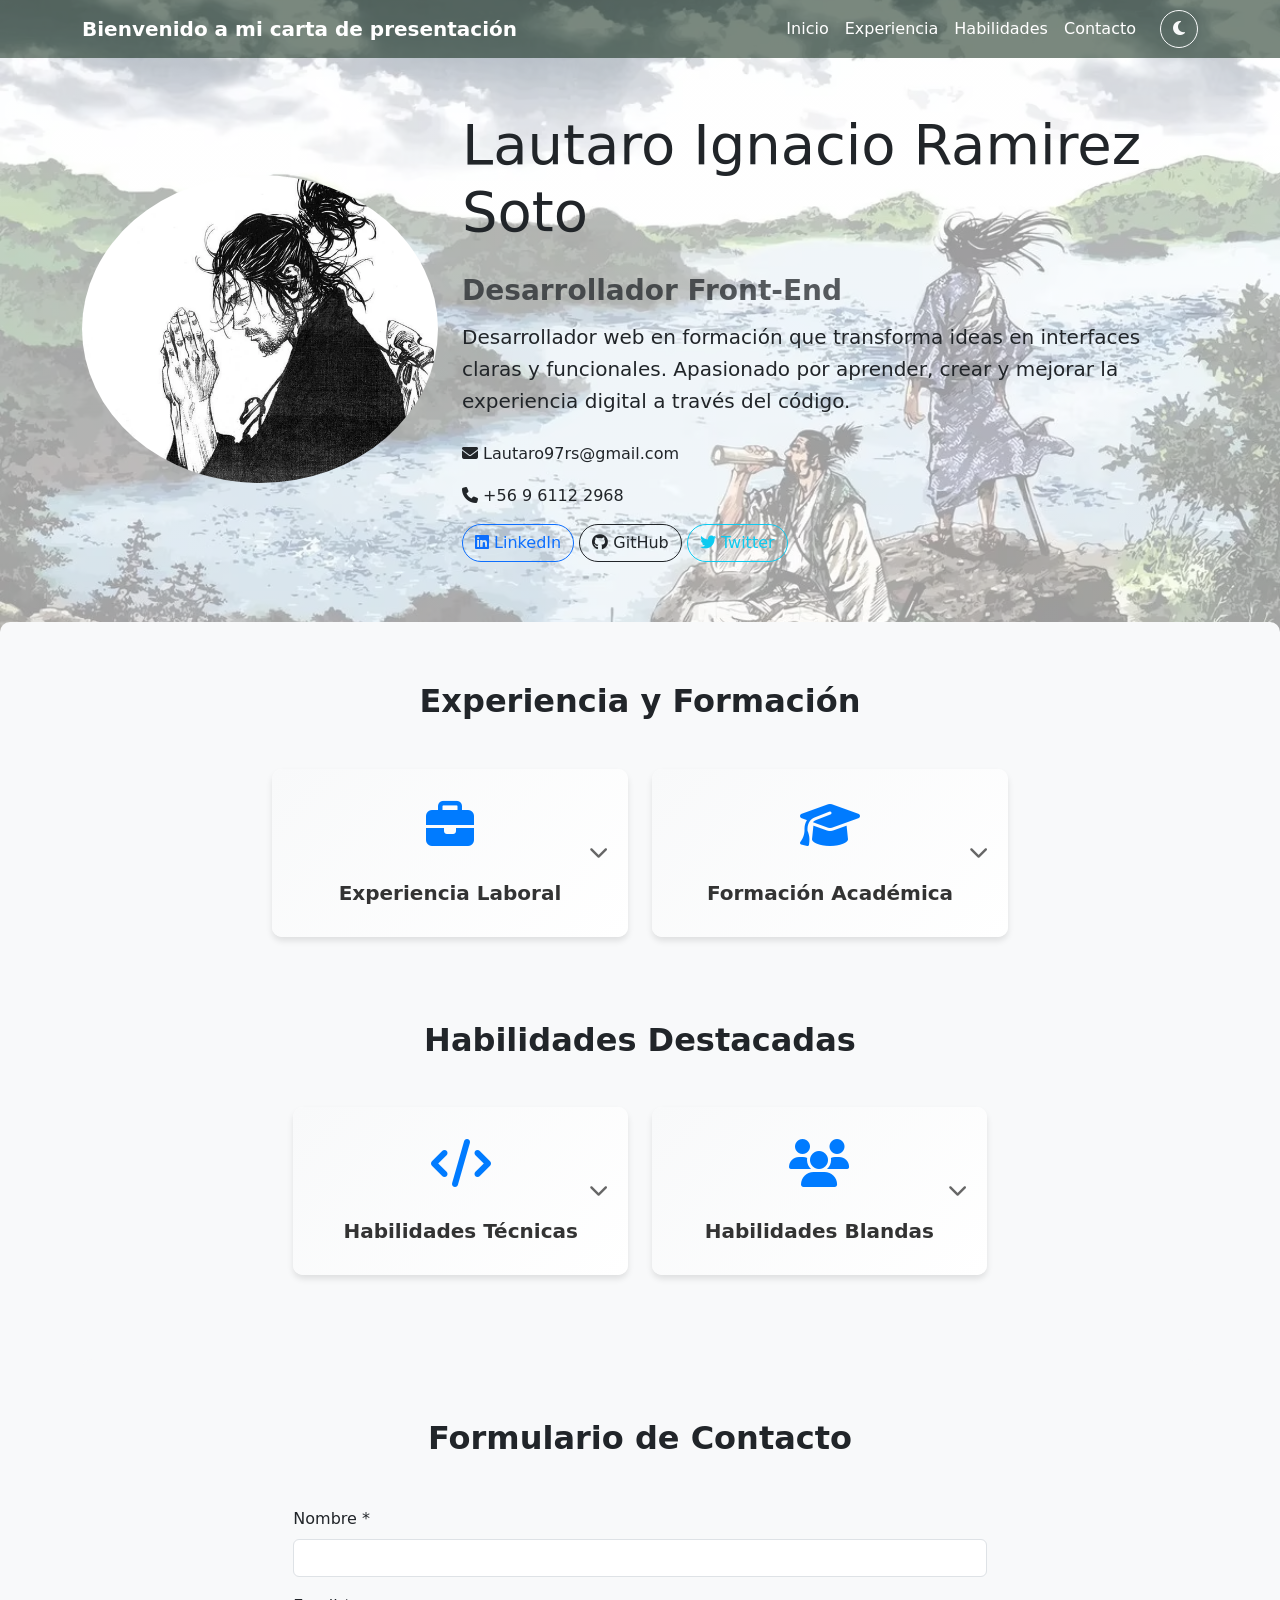
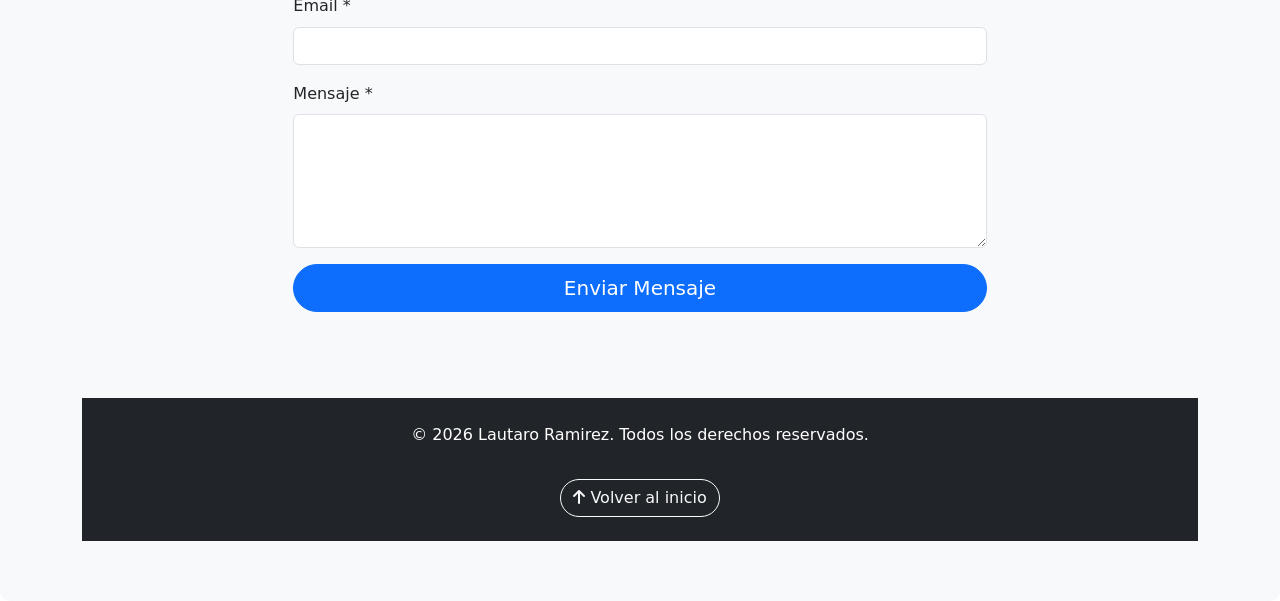
<file: M2C18/index.html>
<!DOCTYPE html>
<html lang="es">

<head>
  <meta charset="UTF-8">
  <meta name="viewport" content="width=device-width, initial-scale=1.0">
  <title>Carta de Presentación</title>

  <!-- Bootstrap CSS -->
  <link href="https://cdn.jsdelivr.net/npm/bootstrap@5.3.0/dist/css/bootstrap.min.css" rel="stylesheet">

  <!-- Font Awesome para iconos -->
  <link rel="stylesheet" href="https://cdnjs.cloudflare.com/ajax/libs/font-awesome/6.4.0/css/all.min.css">

  <!-- Tu CSS personalizado -->
  <link rel="stylesheet" href="style.css">

</head>

<body>
  <!-- Navbar -->
  <nav class="navbar navbar-expand-lg navbar-dark bg-dark fixed-top">
    <div class="container">
      <a class="navbar-brand" href="#inicio">Bienvenido a mi carta de presentación</a>
      <button class="navbar-toggler" type="button" data-bs-toggle="collapse" data-bs-target="#navbarNav">
        <span class="navbar-toggler-icon"></span>
      </button>
      <div class="collapse navbar-collapse" id="navbarNav">
        <ul class="navbar-nav ms-auto">
          <li class="nav-item"><a class="nav-link" href="#inicio">Inicio</a></li>
          <li class="nav-item"><a class="nav-link" href="#experiencia">Experiencia</a></li>
          <li class="nav-item"><a class="nav-link" href="#habilidades">Habilidades</a></li>
          <li class="nav-item"><a class="nav-link" href="#contacto">Contacto</a></li>
        </ul>
        <!-- Botón para cambiar tema -->
        <button id="btnTema" class="btn btn-outline-light ms-3">
          <i class="fas fa-moon"></i>
        </button>
      </div>
    </div>
  </nav>
  <br>
  <br>
  <!-- Sección Inicio/Header -->
  <section id="inicio" class="section-padding">
    <div class="container">
      <div class="row align-items-center">
        <div class="col-md-4 text-center">
          <!-- Aquí irá tu foto -->
          <img src="foto.jpg" alt="Foto de perfil" class="img-fluid rounded-circle mb-3 foto-perfil">
        </div>
        <div class="col-md-8">
          <h1 class="display-4">Lautaro Ignacio Ramirez Soto</h1>
          <h3 class="text-muted">Desarrollador Front-End</h3>
          <p class="lead">Desarrollador web en formación que transforma ideas en interfaces claras y funcionales.
            Apasionado por aprender, crear y mejorar la experiencia digital a través del código.</p>

          <!-- Información de contacto -->
          <div class="contacto-info mt-4">
            <p><i class="fas fa-envelope"></i> Lautaro97rs@gmail.com</p>
            <p><i class="fas fa-phone"></i> +56 9 6112 2968</p>
            <div class="redes-sociales">
              <a href="https://www.linkedin.com/in/lautaro-ignacio-ramirez-soto-b12b3b278/"
                class="btn btn-outline-primary"><i class="fab fa-linkedin"></i> LinkedIn</a>
              <a href="https://github.com/lautaro97rs-max" class="btn btn-outline-dark"><i class="fab fa-github"></i>
                GitHub</a>
              <a href="#" class="btn btn-outline-info"><i class="fab fa-twitter"></i> Twitter</a>
            </div>
          </div>
        </div>
      </div>
    </div>
  </section>

  <!-- Sección Experiencia y Formación -->
  <!-- EXPERIENCIA Y FORMACIÓN -->
  <section id="experiencia" class="section-padding bg-light">
    <div class="container">

      <h2 class="text-center mb-5">Experiencia y Formación</h2>

      <div class="row justify-content-center">
        <!-- Experiencia Laboral -->
        <div class="col-md-4 text-center mb-4">
          <div class="card-desplegable">
            <div class="card-header" onclick="toggleCard(this)">
              <i class="fas fa-briefcase fa-3x mb-3"></i>
              <h5>Experiencia Laboral</h5>
              <i class="fas fa-chevron-down arrow-icon"></i>
            </div>

            <div class="card-content">
              <ul class="habilidad-list text-start">
                <li>
                  <strong>Guardia de Seguridad</strong><br>
                  <span class="text-muted">Prosegur | 2025 - Actualidad</span>
                  <p class="mt-2">
                    Control de acceso vehicular y personal, resguardo de instalaciones y revisión de unidades.
                  </p>
                </li>

                <li class="mt-3">
                  <strong>Operario Logístico</strong><br>
                  <span class="text-muted">GXO Logistics | 2020 - 2024</span>
                  <p class="mt-2">
                    Liderazgo de procesos de despacho, generación de guías y optimización logística.
                  </p>
                </li>
              </ul>
            </div>
          </div>
        </div>

        <!-- Formación Académica -->
        <div class="col-md-4 text-center mb-4">
          <div class="card-desplegable">
            <div class="card-header" onclick="toggleCard(this)">
              <i class="fas fa-graduation-cap fa-3x mb-3"></i>
              <h5>Formación Académica</h5>
              <i class="fas fa-chevron-down arrow-icon"></i>
            </div>

            <div class="card-content">
              <ul class="habilidad-list text-start">
                <li>
                  <strong>Educación Media Completa</strong><br>
                  <span class="text-muted">Liceo A-22 La Portada</span>
                  <p class="mt-2">
                    Formación científica humanista.
                  </p>
                </li>

                <li class="mt-3">
                  <strong>Front-End Trainee</strong><br>
                  <span class="text-muted">SENCE - Kibernum IT Academy | 2025</span>
                  <p class="mt-2">
                    Desarrollo de interfaces web con HTML, CSS, JavaScript y enfoque UX/UI.
                  </p>
                </li>
              </ul>
            </div>
          </div>
        </div>
      </div>
      <!-- Sección Habilidades -->
      <section id="habilidades" class="section-padding">
        <div class="container">

          <h2 class="text-center mb-5">Habilidades Destacadas</h2>

          <div class="row justify-content-center">

            <!-- Habilidades Técnicas -->
            <div class="col-md-4 text-center mb-4">
              <div class="card-desplegable">
                <div class="card-header" onclick="toggleCard(this)">
                  <i class="fas fa-code fa-3x mb-3"></i>
                  <h5>Habilidades Técnicas</h5>
                  <i class="fas fa-chevron-down arrow-icon"></i>
                </div>

                <div class="card-content">
                  <ul class="habilidad-list">
                    <li>HTML5</li>
                    <li>CSS3</li>
                    <li>JavaScript</li>
                    <li>Bootstrap</li>
                    <li>UX / Accesibilidad</li>
                  </ul>
                </div>
              </div>
            </div>

            <!-- Habilidades Blandas -->
            <div class="col-md-4 text-center mb-4">
              <div class="card-desplegable">
                <div class="card-header" onclick="toggleCard(this)">
                  <i class="fas fa-users fa-3x mb-3"></i>
                  <h5>Habilidades Blandas</h5>
                  <i class="fas fa-chevron-down arrow-icon"></i>
                </div>

                <div class="card-content">
                  <ul class="habilidad-list">
                    <li>Liderazgo</li>
                    <li>Trabajo en equipo</li>
                    <li>Resolución de problemas</li>
                    <li>Adaptabilidad</li>
                    <li>Aprendizaje rápido</li>
                  </ul>
                </div>
              </div>
            </div>

          </div>
        </div>
      </section>

      <!-- Sección Contacto -->
      <section id="contacto" class="section-padding bg-light">
        <div class="container">
          <h2 class="text-center mb-5">Formulario de Contacto</h2>
          <div class="row justify-content-center">
            <div class="col-md-8">
              <form id="formularioContacto">
                <div class="mb-3">
                  <label for="nombre" class="form-label">Nombre *</label>
                  <input type="text" class="form-control" id="nombre" required>
                  <div class="invalid-feedback">Por favor ingresa tu nombre.</div>
                </div>
                <div class="mb-3">
                  <label for="email" class="form-label">Email *</label>
                  <input type="email" class="form-control" id="email" required>
                  <div class="invalid-feedback">Por favor ingresa un email válido.</div>
                </div>
                <div class="mb-3">
                  <label for="mensaje" class="form-label">Mensaje *</label>
                  <textarea class="form-control" id="mensaje" rows="5" required></textarea>
                  <div class="invalid-feedback">Por favor ingresa un mensaje.</div>
                </div>
                <button type="submit" class="btn btn-primary btn-lg w-100">Enviar Mensaje</button>
              </form>
              <div id="mensajeExito" class="alert alert-success mt-3 d-none">
                ¡Mensaje enviado con éxito!
              </div>
            </div>
          </div>
        </div>
      </section>
      <br>
      <!-- Footer -->
      <footer class="bg-dark text-white text-center py-4">
        <p>&copy; 2026 Lautaro Ramirez. Todos los derechos reservados.</p>

        <!-- Botón para volver al inicio -->
        <a href="#inicio" class="btn btn-outline-light mt-3" aria-label="Volver al inicio">
          <i class="fas fa-arrow-up"></i> Volver al inicio
        </a>
      </footer>


      <!-- Bootstrap JS y jQuery -->
      <script src="https://code.jquery.com/jquery-3.6.0.min.js"></script>
      <script src="https://cdn.jsdelivr.net/npm/bootstrap@5.3.0/dist/js/bootstrap.bundle.min.js"></script>

      <!-- Tu JavaScript -->
      <script src="script.js"></script>
</body>

</html>
</file>
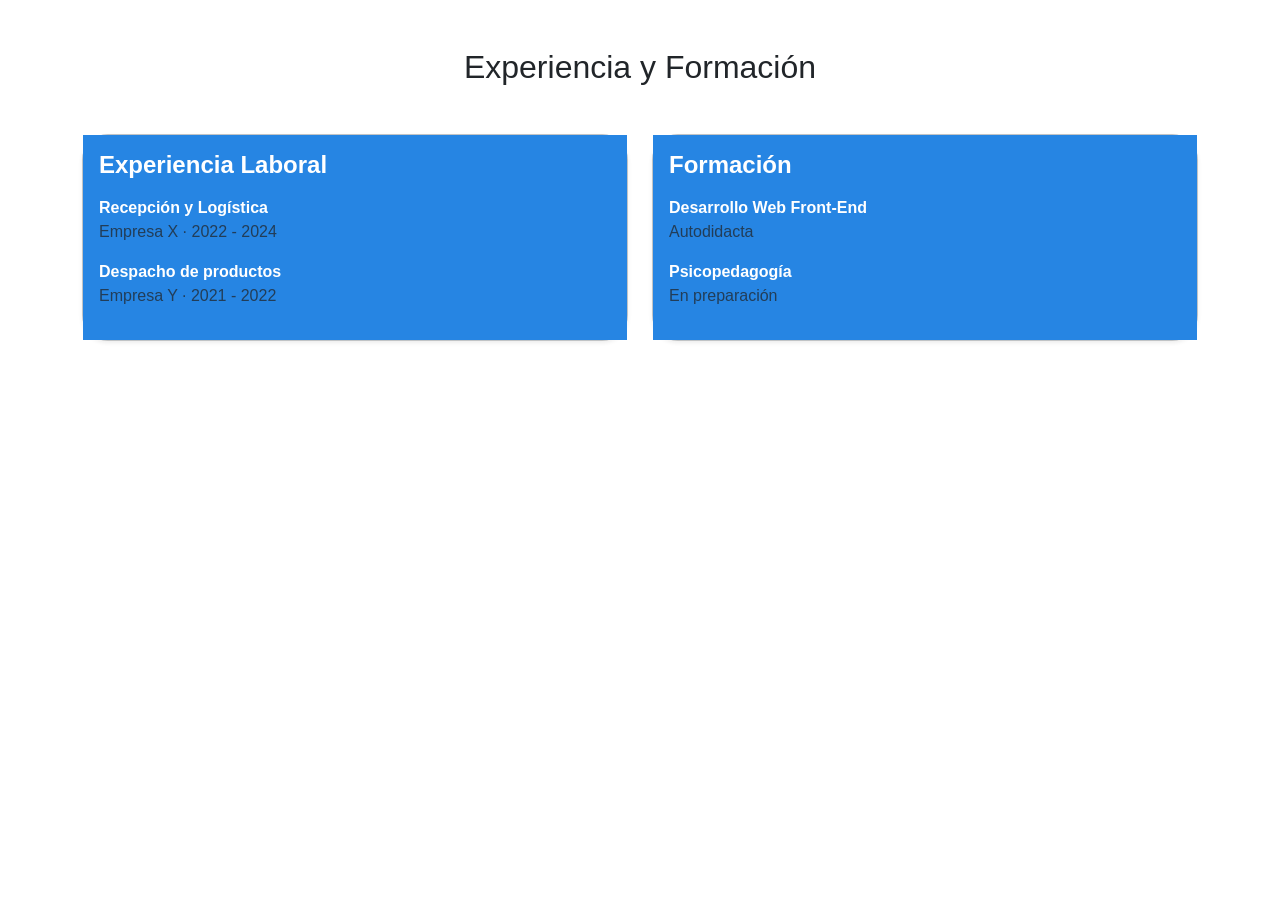
<file: pruebabootstrap/index.html>
<html lang="en">

<head>
  <meta charset="UTF-8">
  <meta name="viewport" content="width=device-width, initial-scale=1.0">
  <title>Document</title>
  <link rel="stylesheet" href="https://cdn.jsdelivr.net/npm/bootstrap@5.3.0/dist/css/bootstrap.min.css">
  <link rel="stylesheet" href="style.css">
</head>
<body>
  <nav class="bar"></nav>
<section id="experiencia" class="py-5 bg-fade">
  <div class="container">
    <h2 class="text-center mb-5">Experiencia y Formación</h2>

    <div class="row g-4">

      <!-- Experiencia -->
      <div class="col-12 col-md-6">
        <div class="card h-100 shadow-sm">
          <div class="card-body">
            <h5 class="card-title">Experiencia Laboral</h5>
            <ul class="list-unstyled mt-3">
              <li class="mb-3">
                <strong>Recepción y Logística</strong><br>
                <span class="text-muted">Empresa X · 2022 - 2024</span>
              </li>
              <li>
                <strong>Despacho de productos</strong><br>
                <span class="text-muted">Empresa Y · 2021 - 2022</span>
              </li>
            </ul>
          </div>
        </div>
      </div>

      <!-- Formación -->
      <div class="col-12 col-md-6">
        <div class="card h-100 shadow-sm">
          <div class="card-body">
            <h5 class="card-title">Formación</h5>
            <ul class="list-unstyled mt-3">
              <li class="mb-3">
                <strong>Desarrollo Web Front-End</strong><br>
                <span class="text-muted">Autodidacta</span>
              </li>
              <li>
                <strong>Psicopedagogía</strong><br>
                <span class="text-muted">En preparación</span>
              </li>
            </ul>
          </div>
        </div>
      </div>

    </div>
  </div>
</section>
</body>

</html>
</file>
<file: M2C18/style.css>
/* ===========================
   VARIABLES GLOBALES
   =========================== */
:root {
  --color-primario: #011c0885;
  --color-secundario: #6c757d;
  --color-fondo: #f8f9fa;
  --color-texto: #212529;
  --fuente-base: 'Segoe UI', system-ui, sans-serif;
}

/* ===========================
   ESTILOS GENERALES
   =========================== */
body {
  margin: 0;
  padding: 0;
  font-family: var(--fuente-base);
  background: linear-gradient(rgba(255, 255, 255, 0.6), rgba(255, 255, 255, 0.6)),
              url('body.jpg') no-repeat center center fixed;
  background-size: cover;
  color: var(--color-texto);
  line-height: 1.6;
  scroll-behavior: smooth;
}

/* ===========================
   TIPOGRAFÍA
   =========================== */
h1, h2, h3, h4, h5 {
  font-weight: bold;
  margin-bottom: 0.5em;
}

p {
  margin-bottom: 1em;
}

/* ===========================
   NAVBAR
   =========================== */
.navbar {
  background-color: var(--color-primario) !important;
}

.navbar-brand {
  font-weight: bold;
}

.nav-link {
  color: #fff !important;
  transition: color 0.3s ease;
}

.nav-link:hover {
  color: #ffc107 !important;
}

/* ===========================
   SECCIONES
   =========================== */
.section-padding {
  padding: 60px 20px;
}

.section-padding.bg-light {
  background-color: rgba(255,255,255,0.85);
  border-radius: 10px;
}

/* ===========================
   BOTONES
   =========================== */
.btn {
  border-radius: 30px;
  transition: all 0.3s ease;
}

.btn:hover {
  transform: scale(1.05);
}

/* ===========================
   ACORDEÓN
   =========================== */
.accordion-button {
  background-color: var(--color-primario);
  color: #fff;
  font-weight: bold;
}

.accordion-button:hover {
  background-color: #000000;
}

.accordion-body {
  background-color: rgba(255,255,255,0.9);
  border-left: 4px solid var(--color-primario);
  padding: 20px;
  border-radius: 5px;
}

/* ===========================
   FOOTER
   =========================== */
footer {
  background-color: #000;
  color: #fff;
}

footer a.btn {
  margin-top: 10px;
  border-radius: 30px;
  transition: all 0.3s ease;
}

footer a.btn:hover {
  background-color: #fff;
  color: #000;
}
/* ===========================
   ANIMACIONES
   =========================== */
/* Animación fade-in */
@keyframes fadeIn {
  from { opacity: 0; }
  to { opacity: 1; }
} 

/* Animación slide-up */
@keyframes slideUp {
  from {
    opacity: 0;
    transform: translateY(30px);
  }
  to {
    opacity: 1;
    transform: translateY(0);
  }
}

/* Clase para aplicar fade-in */
.fade-in {
  animation: fadeIn 1s ease forwards;
}

/* Clase para aplicar slide-up */
.slide-up {
  animation: slideUp 1s ease forwards;
}
/* ===========================
   MODO OSCURO
   =========================== */ 


.dark-mode .navbar {
  background-color: var(--color-primario) !important;
}

.dark-mode .card-desplegable {
  background: #1a1a1a;
  color: var(--color-texto);
}

.dark-mode .habilidad-list li {
  background: #171717;
  color: var(--color-texto);
} 
/*cartad desplegable*/
.card-desplegable {
  background: #fff;
  border-radius: 10px;
  box-shadow: 0 4px 6px rgba(0, 0, 0, 0.1);
  overflow: hidden;
  transition: all 0.3s ease;
}

.card-desplegable:hover {
  box-shadow: 0 8px 12px rgba(0, 0, 0, 0.15);
  transform: translateY(-5px);
}

.card-header {
  padding: 2rem;
  cursor: pointer;
  position: relative;
  transition: background 0.3s ease;
}

.card-header:hover {
  background: #f8f9fa;
}

.arrow-icon {
  position: absolute;
  right: 20px;
  top: 50%;
  transform: translateY(-50%);
  transition: transform 0.3s ease;
  font-size: 1.2rem;
  color: #666;
}

.card-desplegable.active .arrow-icon {
  transform: translateY(-50%) rotate(180deg);
}

.card-content {
  max-height: 0;
  overflow: hidden;
  transition: max-height 0.4s ease, padding 0.4s ease;
  padding: 0 2rem;
}

.card-desplegable.active .card-content {
  max-height: 1000px;
  padding: 0 2rem 2rem 2rem;
}

.habilidad-list {
  list-style: none;
  padding: 0;
}

.habilidad-list li {
  padding: 1rem;
  background: #f8f9fa;
  border-radius: 8px;
  margin-bottom: 1rem;
}
*/HABILIDADES DESPLEGABLES */
.card-desplegable {
  background: #fff;
  border-radius: 10px;
  box-shadow: 0 4px 6px rgba(0, 0, 0, 0.1);
  overflow: hidden;
  transition: all 0.3s ease;
  border-left: 4px solid transparent;
}

.card-desplegable:hover {
  box-shadow: 0 8px 15px rgba(0, 0, 0, 0.2);
  transform: translateY(-8px);
  border-left-color: #007bff;
}

.card-header {
  padding: 2rem;
  cursor: pointer;
  position: relative;
  transition: all 0.3s ease;
  background: linear-gradient(135deg, #f8f9fa 0%, #fff 100%);
}

.card-header:hover {
  background: linear-gradient(135deg, #e9ecef 0%, #f8f9fa 100%);
}

.card-header i:first-child {
  transition: transform 0.3s ease, color 0.3s ease;
  color: #007bff;
}

.card-desplegable:hover .card-header i:first-child {
  transform: scale(1.1);
  color: #0056b3;
}

.card-header h5 {
  transition: color 0.3s ease;
  color: #333;
  margin: 1rem 0 0 0;
}

.card-desplegable:hover .card-header h5 {
  color: #007bff;
}

.arrow-icon {
  position: absolute;
  right: 20px;
  top: 50%;
  transform: translateY(-50%);
  transition: transform 0.3s ease, color 0.3s ease;
  font-size: 1.2rem;
  color: #666;
}

.card-desplegable:hover .arrow-icon {
  color: #007bff;
}

.card-desplegable.active .arrow-icon {
  transform: translateY(-50%) rotate(180deg);
}

.card-content {
  max-height: 0;
  overflow: hidden;
  transition: max-height 0.4s ease, padding 0.4s ease;
  padding: 0 2rem;
}

.card-desplegable.active .card-content {
  max-height: 1000px;
}
</file>
<file: pruebabootstrap/style.css>
body {
  min-height: 100vh;
  background-color: #ffffff;
  font-family: 'Segoe UI', Tahoma, Geneva, Verdana, sans-serif;
}
/* Card contenedor */
#experiencia .card {
  background-color: #e9ecef; /* fondo externo */
  border-radius: 26px;
  transition: transform 0.3s ease;
}


/* Hover */ 
#experiencia .card:hover {
  transform: translateY(-5px);
}

/* Fondo interno */
#experiencia .card-body {
  background-color: #2685e3;
  color: #ffffff;
}


/* Título */
#experiencia .card-title {
  font-size: 1.5rem;
  font-weight: bold;
}
</file>
